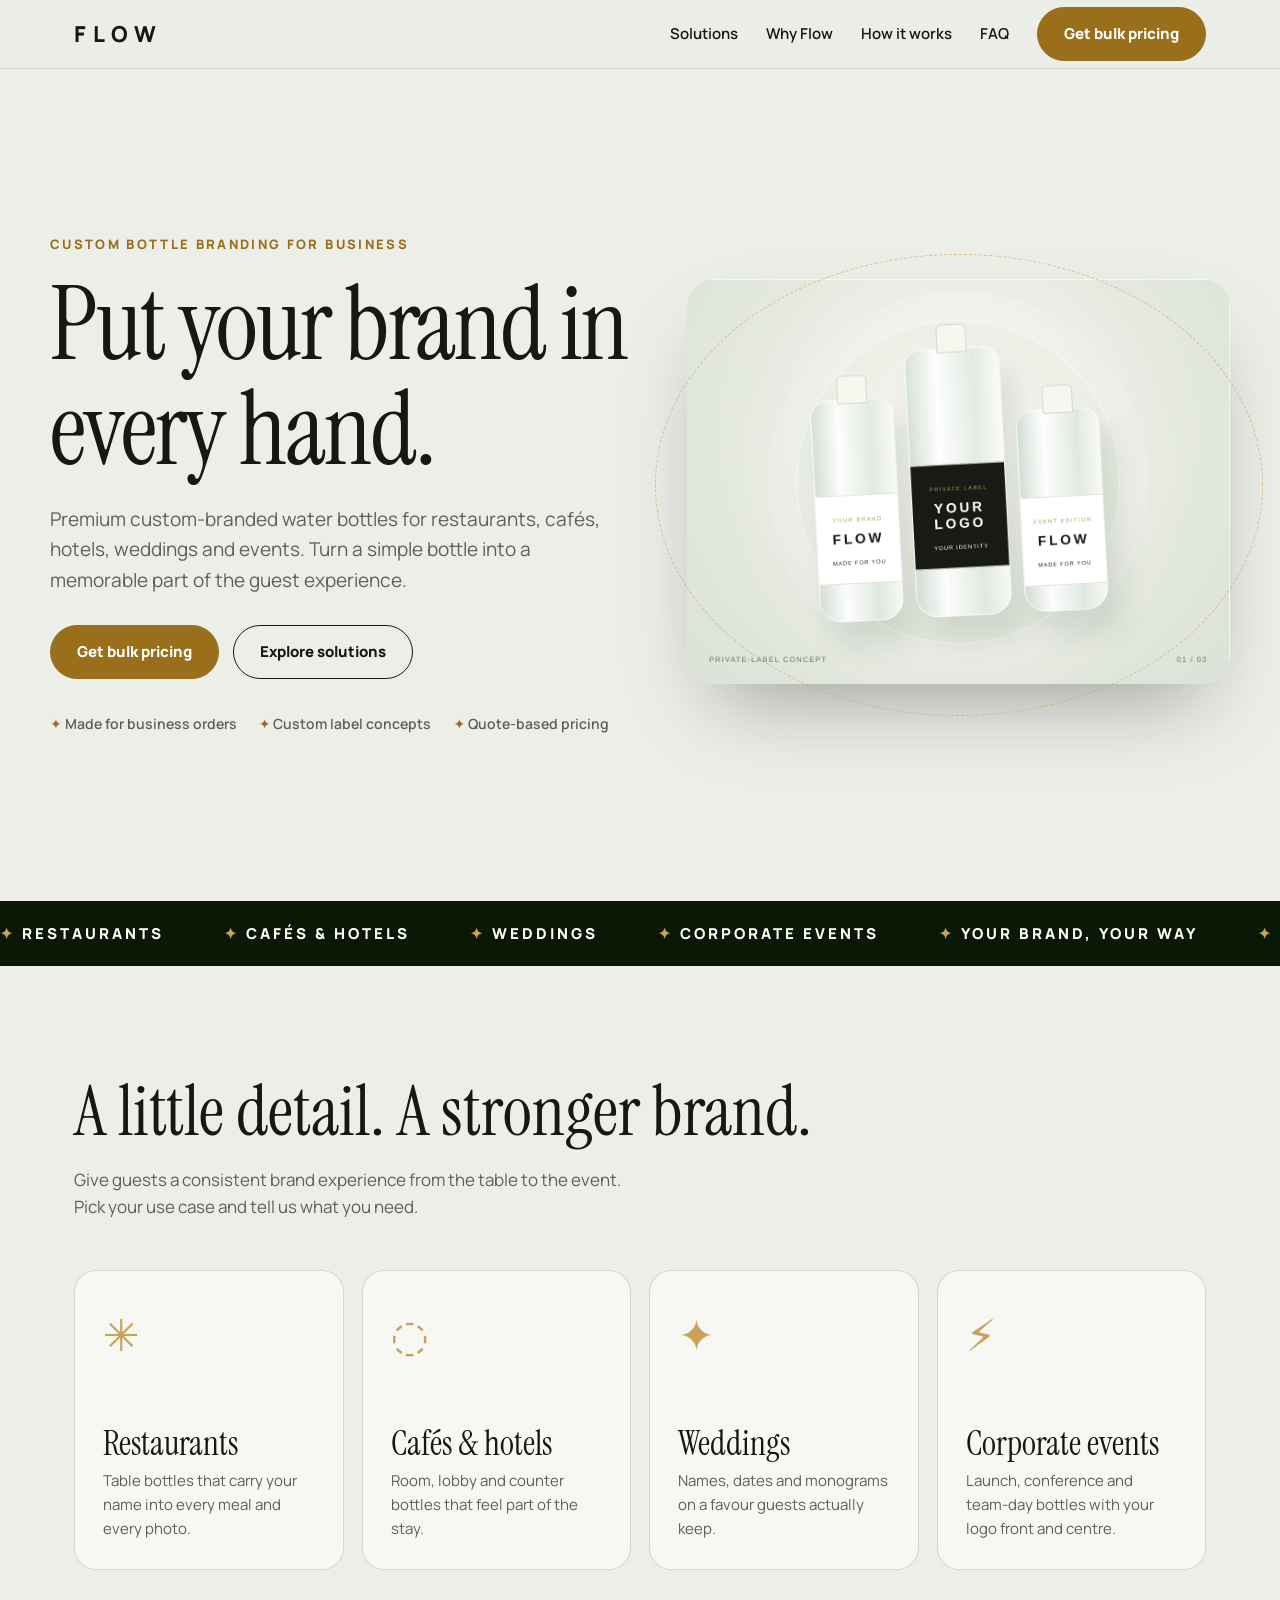
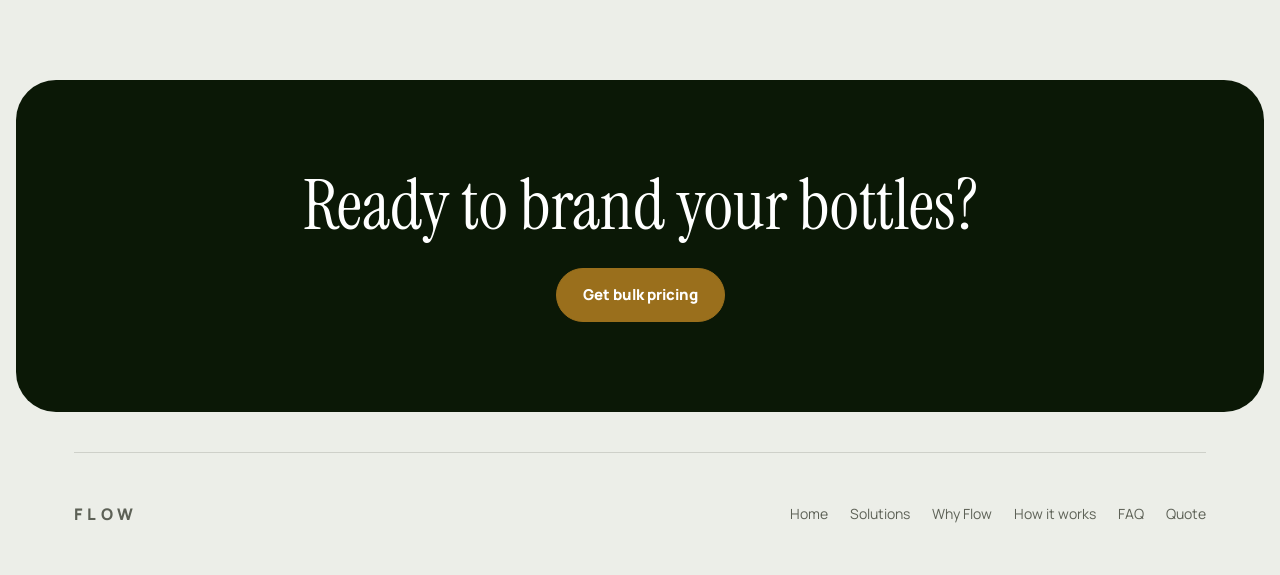
<file: index.html>
<!DOCTYPE html><html lang="en"><head><meta charset="UTF-8"><meta name="viewport" content="width=device-width, initial-scale=1, viewport-fit=cover"><title>Custom-branded bottles for business | FLOW</title>
<link href="https://fonts.googleapis.com/css2?family=Instrument+Serif&family=Manrope:wght@400;600;800&display=swap" rel="stylesheet"><link rel="stylesheet" href="style.css"></head><body>
<header><div class="wrap"><nav><a class="logo" href="index.html">FLOW</a><div class="links"><a href="solutions.html">Solutions</a><a href="why-flow.html">Why Flow</a><a href="how-it-works.html">How it works</a><a href="faq.html">FAQ</a><a class="btn" href="quote.html">Get bulk pricing</a></div></nav></div></header>
<main><div class="wrap hero"><div>
<p class="tag in">Custom bottle branding for business</p>
<h1 class="in">Put your brand in every hand.</h1>
<p class="lead in">Premium custom-branded water bottles for restaurants, cafés, hotels, weddings and events. Turn a simple bottle into a memorable part of the guest experience.</p>
<div class="cta in"><a class="btn" href="quote.html">Get bulk pricing</a><a class="btn ghost" href="solutions.html">Explore solutions</a></div>
<div class="pts in"><span>Made for business orders</span><span>Custom label concepts</span><span>Quote-based pricing</span></div></div>
<div class="heroart in"><div class="ring"></div><img src="images/hero-bottles.png" alt="FLOW custom-branded bottles"></div></div>
<div class="strip"><div><span>Restaurants</span><span>Cafés &amp; hotels</span><span>Weddings</span><span>Corporate events</span><span>Your brand, your way</span><span>Restaurants</span><span>Cafés &amp; hotels</span><span>Weddings</span><span>Corporate events</span><span>Your brand, your way</span></div></div><section id="solutions"><div class="wrap"><h2 class="rv">A little detail. A stronger brand.</h2><p class="sub rv">Give guests a consistent brand experience from the table to the event. Pick your use case and tell us what you need.</p>
<div class="grid4">
<div class="card rv"><span class="sym">✳</span><div><h3>Restaurants</h3><p>Table bottles that carry your name into every meal and every photo.</p></div></div>
<div class="card rv"><span class="sym">◌</span><div><h3>Cafés &amp; hotels</h3><p>Room, lobby and counter bottles that feel part of the stay.</p></div></div>
<div class="card rv"><span class="sym">✦</span><div><h3>Weddings</h3><p>Names, dates and monograms on a favour guests actually keep.</p></div></div>
<div class="card rv"><span class="sym">⚡</span><div><h3>Corporate events</h3><p>Launch, conference and team-day bottles with your logo front and centre.</p></div></div></div></div></section><div class="band"><h2>Ready to brand your bottles?</h2><a class="btn" href="quote.html">Get bulk pricing</a></div></main>
<div class="wrap"><footer><b class="logo" style="font-size:16px">FLOW</b><div class="fl"><a href="index.html">Home</a><a href="solutions.html">Solutions</a><a href="why-flow.html">Why Flow</a><a href="how-it-works.html">How it works</a><a href="faq.html">FAQ</a><a href="quote.html">Quote</a></div></footer></div></body></html>
</file>
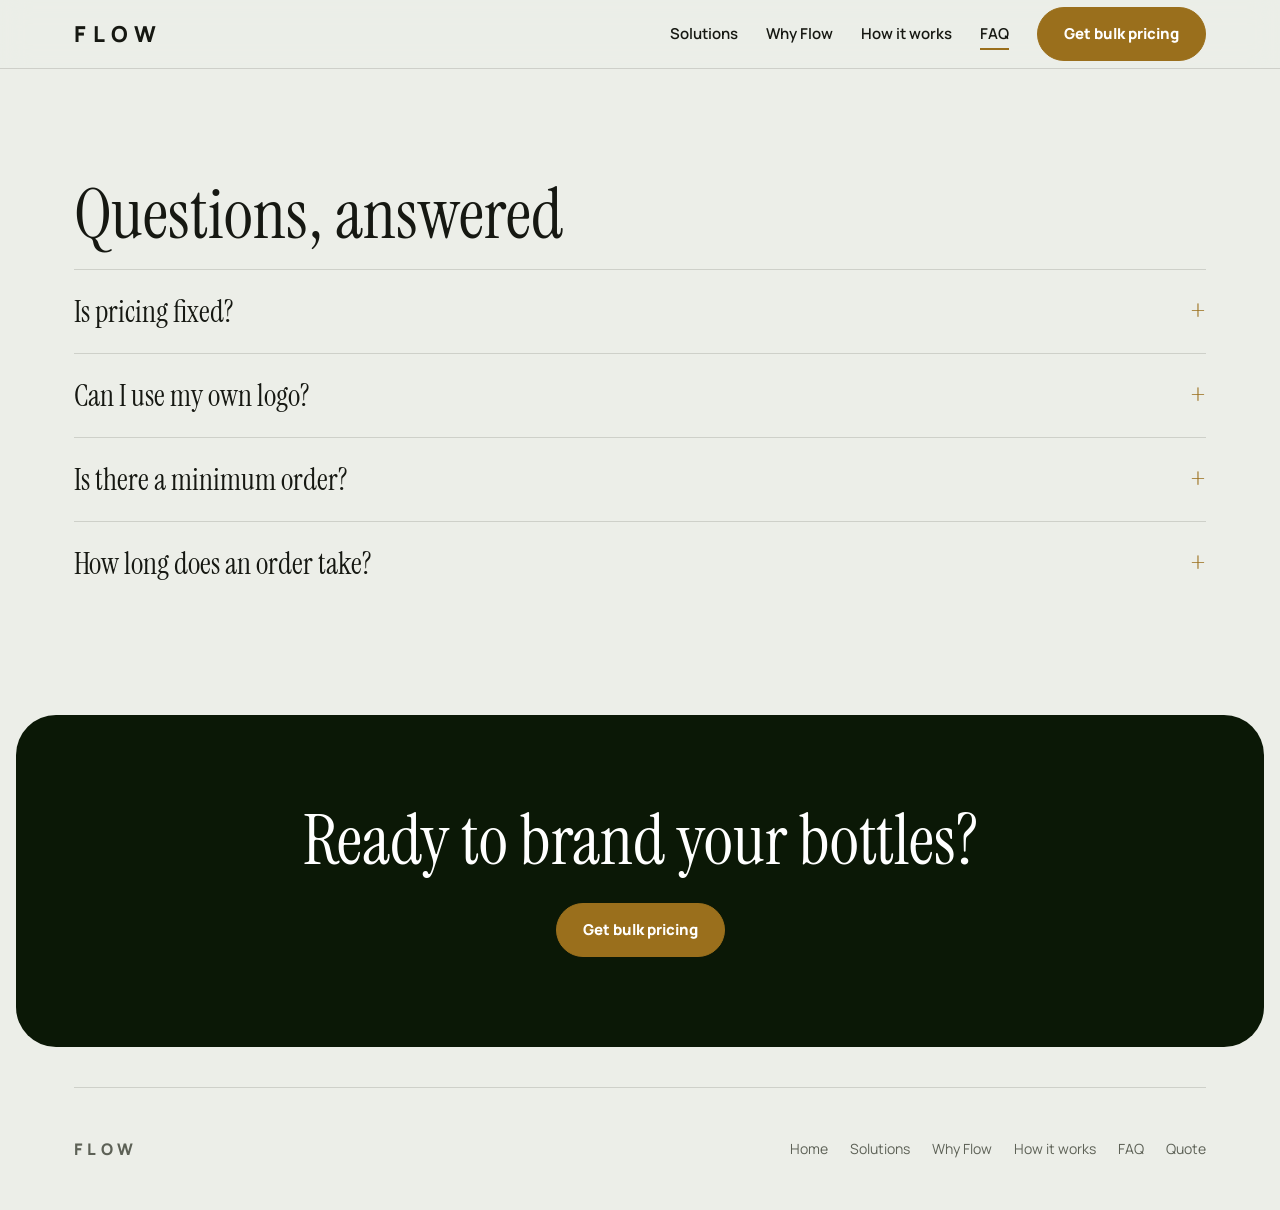
<file: faq.html>
<!DOCTYPE html><html lang="en"><head><meta charset="UTF-8"><meta name="viewport" content="width=device-width, initial-scale=1, viewport-fit=cover"><title>FAQ | FLOW</title>
<link href="https://fonts.googleapis.com/css2?family=Instrument+Serif&family=Manrope:wght@400;600;800&display=swap" rel="stylesheet"><link rel="stylesheet" href="style.css"></head><body>
<header><div class="wrap"><nav><a class="logo" href="index.html">FLOW</a><div class="links"><a href="solutions.html">Solutions</a><a href="why-flow.html">Why Flow</a><a href="how-it-works.html">How it works</a><a href="faq.html" aria-current="page">FAQ</a><a class="btn" href="quote.html">Get bulk pricing</a></div></nav></div></header>
<main><section id="faq"><div class="wrap"><h2 class="rv">Questions, answered</h2>
<details><summary>Is pricing fixed?</summary><p>Pricing is by quote, based on quantity, label design and delivery date.</p></details>
<details><summary>Can I use my own logo?</summary><p>Yes. Send your logo and brand colours and we will prepare label concepts.</p></details>
<details><summary>Is there a minimum order?</summary><p>Flow is made for business orders. Tell us your quantity and we will advise.</p></details>
<details><summary>How long does an order take?</summary><p>It depends on size and design approval. Your quote includes a delivery date.</p></details></div></section><div class="band"><h2>Ready to brand your bottles?</h2><a class="btn" href="quote.html">Get bulk pricing</a></div></main>
<div class="wrap"><footer><b class="logo" style="font-size:16px">FLOW</b><div class="fl"><a href="index.html">Home</a><a href="solutions.html">Solutions</a><a href="why-flow.html">Why Flow</a><a href="how-it-works.html">How it works</a><a href="faq.html">FAQ</a><a href="quote.html">Quote</a></div></footer></div></body></html>
</file>
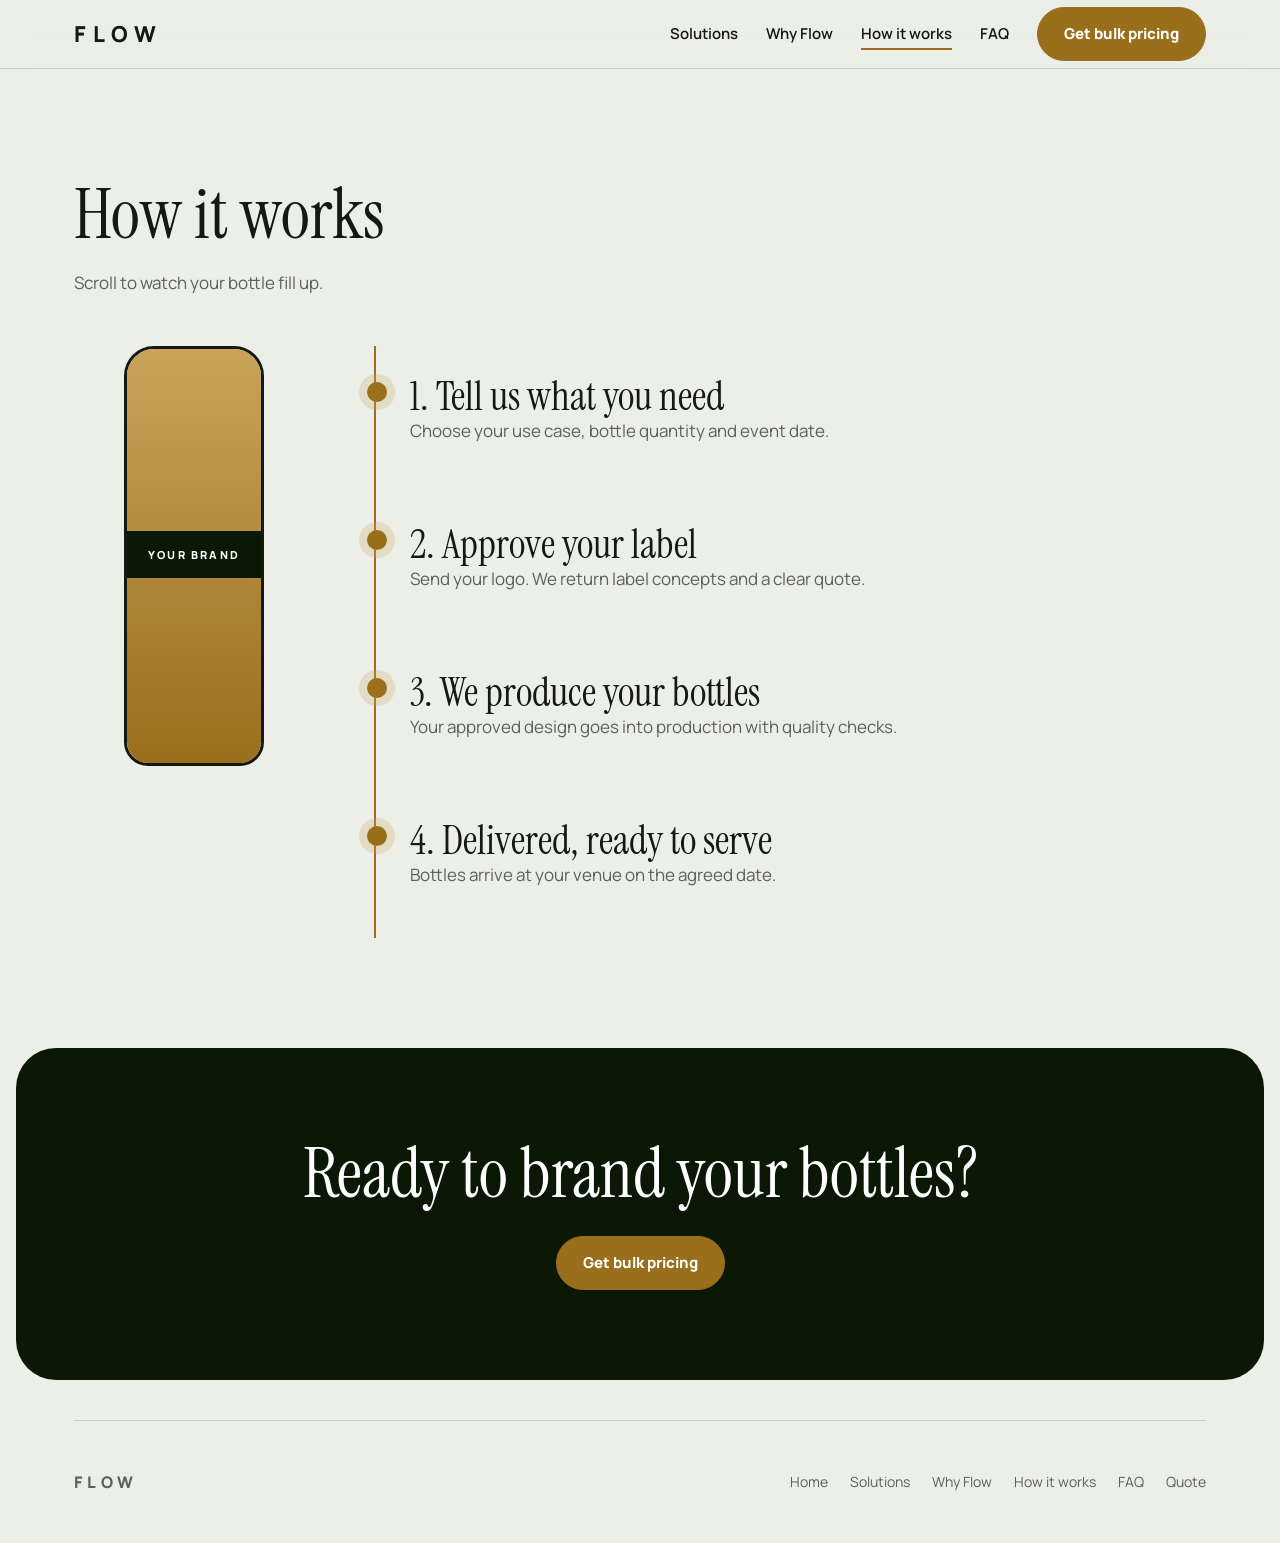
<file: how-it-works.html>
<!DOCTYPE html><html lang="en"><head><meta charset="UTF-8"><meta name="viewport" content="width=device-width, initial-scale=1, viewport-fit=cover"><title>How it works | FLOW</title>
<link href="https://fonts.googleapis.com/css2?family=Instrument+Serif&family=Manrope:wght@400;600;800&display=swap" rel="stylesheet"><link rel="stylesheet" href="style.css"></head><body>
<header><div class="wrap"><nav><a class="logo" href="index.html">FLOW</a><div class="links"><a href="solutions.html">Solutions</a><a href="why-flow.html">Why Flow</a><a href="how-it-works.html" aria-current="page">How it works</a><a href="faq.html">FAQ</a><a class="btn" href="quote.html">Get bulk pricing</a></div></nav></div></header>
<main><section id="how"><div class="wrap"><h2 class="rv">How it works</h2><p class="sub rv">Scroll to watch your bottle fill up.</p>
<div class="how"><div><div class="vbottle"><div class="lab">YOUR BRAND</div><div class="fill" id="fill"></div></div></div><div id="steps">
<div class="step"><h3>1. Tell us what you need</h3><p>Choose your use case, bottle quantity and event date.</p></div>
<div class="step"><h3>2. Approve your label</h3><p>Send your logo. We return label concepts and a clear quote.</p></div>
<div class="step"><h3>3. We produce your bottles</h3><p>Your approved design goes into production with quality checks.</p></div>
<div class="step"><h3>4. Delivered, ready to serve</h3><p>Bottles arrive at your venue on the agreed date.</p></div></div></div></div></section><div class="band"><h2>Ready to brand your bottles?</h2><a class="btn" href="quote.html">Get bulk pricing</a></div></main>
<div class="wrap"><footer><b class="logo" style="font-size:16px">FLOW</b><div class="fl"><a href="index.html">Home</a><a href="solutions.html">Solutions</a><a href="why-flow.html">Why Flow</a><a href="how-it-works.html">How it works</a><a href="faq.html">FAQ</a><a href="quote.html">Quote</a></div></footer></div></body></html>
</file>
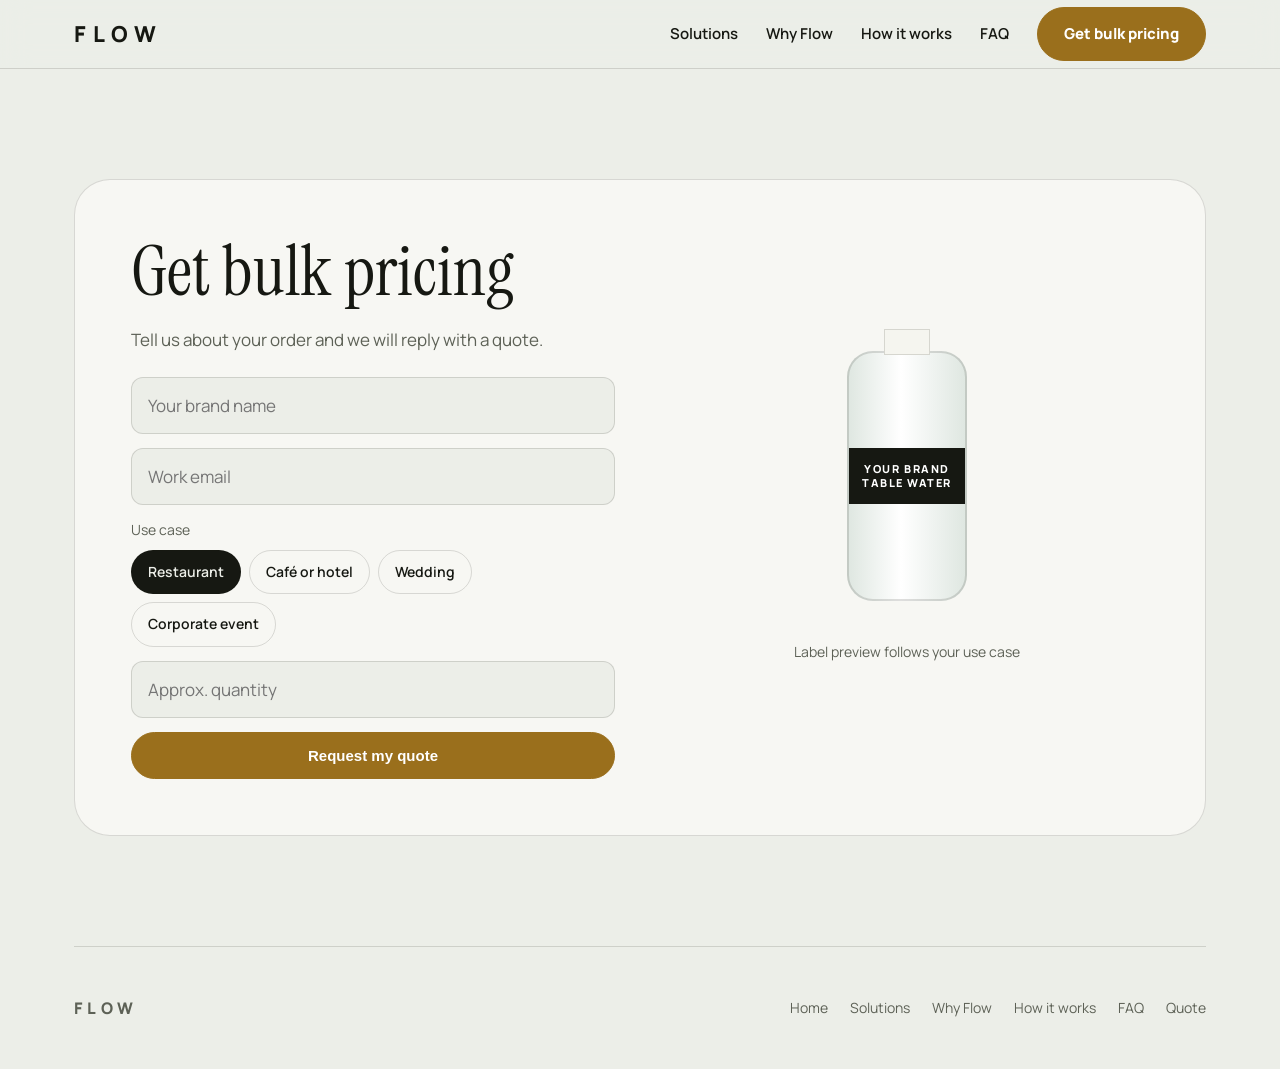
<file: quote.html>
<!DOCTYPE html><html lang="en"><head><meta charset="UTF-8"><meta name="viewport" content="width=device-width, initial-scale=1, viewport-fit=cover"><title>Get bulk pricing | FLOW</title>
<link href="https://fonts.googleapis.com/css2?family=Instrument+Serif&family=Manrope:wght@400;600;800&display=swap" rel="stylesheet"><link rel="stylesheet" href="style.css"></head><body>
<header><div class="wrap"><nav><a class="logo" href="index.html">FLOW</a><div class="links"><a href="solutions.html">Solutions</a><a href="why-flow.html">Why Flow</a><a href="how-it-works.html">How it works</a><a href="faq.html">FAQ</a><a class="btn" href="quote.html">Get bulk pricing</a></div></nav></div></header>
<main><section id="quote"><div class="wrap"><div class="quote rv"><div><h2>Get bulk pricing</h2><p class="sub" style="margin-bottom:24px">Tell us about your order and we will reply with a quote.</p>
<form action="mailto:hello@yourflow.com" method="post" enctype="text/plain"><input name="brand" placeholder="Your brand name" aria-label="Brand name"><input name="email" type="email" placeholder="Work email" required aria-label="Email"><fieldset class="pills"><legend>Use case</legend><input type="radio" name="use" id="u1" value="Restaurant" checked><label for="u1">Restaurant</label><input type="radio" name="use" id="u2" value="Cafe or hotel"><label for="u2">Café or hotel</label><input type="radio" name="use" id="u3" value="Wedding"><label for="u3">Wedding</label><input type="radio" name="use" id="u4" value="Corporate event"><label for="u4">Corporate event</label></fieldset><input name="quantity" type="number" min="50" placeholder="Approx. quantity" aria-label="Quantity"><button class="btn" type="submit">Request my quote</button></form></div>
<div class="prev"><div class="pb"><i id="pv"></i></div><p style="margin-top:40px;color:var(--mut);font-size:14px">Label preview follows your use case</p></div></div></div></section></main>
<div class="wrap"><footer><b class="logo" style="font-size:16px">FLOW</b><div class="fl"><a href="index.html">Home</a><a href="solutions.html">Solutions</a><a href="why-flow.html">Why Flow</a><a href="how-it-works.html">How it works</a><a href="faq.html">FAQ</a><a href="quote.html">Quote</a></div></footer></div></body></html>
</file>
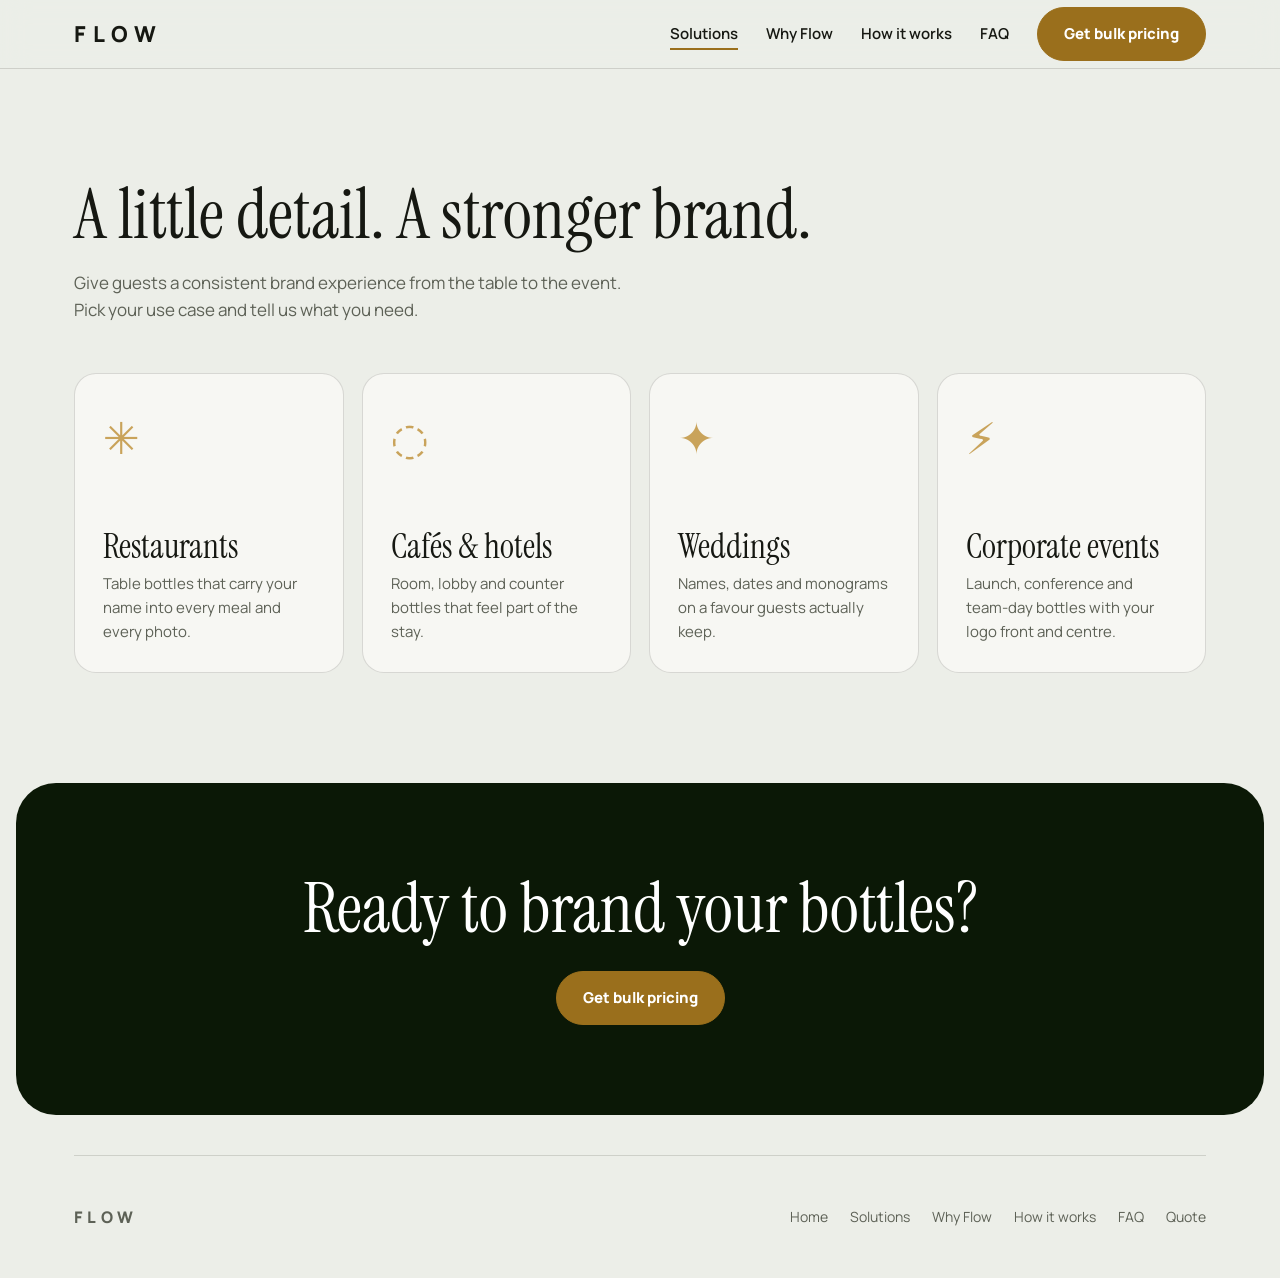
<file: solutions.html>
<!DOCTYPE html><html lang="en"><head><meta charset="UTF-8"><meta name="viewport" content="width=device-width, initial-scale=1, viewport-fit=cover"><title>Solutions | FLOW</title>
<link href="https://fonts.googleapis.com/css2?family=Instrument+Serif&family=Manrope:wght@400;600;800&display=swap" rel="stylesheet"><link rel="stylesheet" href="style.css"></head><body>
<header><div class="wrap"><nav><a class="logo" href="index.html">FLOW</a><div class="links"><a href="solutions.html" aria-current="page">Solutions</a><a href="why-flow.html">Why Flow</a><a href="how-it-works.html">How it works</a><a href="faq.html">FAQ</a><a class="btn" href="quote.html">Get bulk pricing</a></div></nav></div></header>
<main><section id="solutions"><div class="wrap"><h2 class="rv">A little detail. A stronger brand.</h2><p class="sub rv">Give guests a consistent brand experience from the table to the event. Pick your use case and tell us what you need.</p>
<div class="grid4">
<div class="card rv"><span class="sym">✳</span><div><h3>Restaurants</h3><p>Table bottles that carry your name into every meal and every photo.</p></div></div>
<div class="card rv"><span class="sym">◌</span><div><h3>Cafés &amp; hotels</h3><p>Room, lobby and counter bottles that feel part of the stay.</p></div></div>
<div class="card rv"><span class="sym">✦</span><div><h3>Weddings</h3><p>Names, dates and monograms on a favour guests actually keep.</p></div></div>
<div class="card rv"><span class="sym">⚡</span><div><h3>Corporate events</h3><p>Launch, conference and team-day bottles with your logo front and centre.</p></div></div></div></div></section><div class="band"><h2>Ready to brand your bottles?</h2><a class="btn" href="quote.html">Get bulk pricing</a></div></main>
<div class="wrap"><footer><b class="logo" style="font-size:16px">FLOW</b><div class="fl"><a href="index.html">Home</a><a href="solutions.html">Solutions</a><a href="why-flow.html">Why Flow</a><a href="how-it-works.html">How it works</a><a href="faq.html">FAQ</a><a href="quote.html">Quote</a></div></footer></div></body></html>
</file>
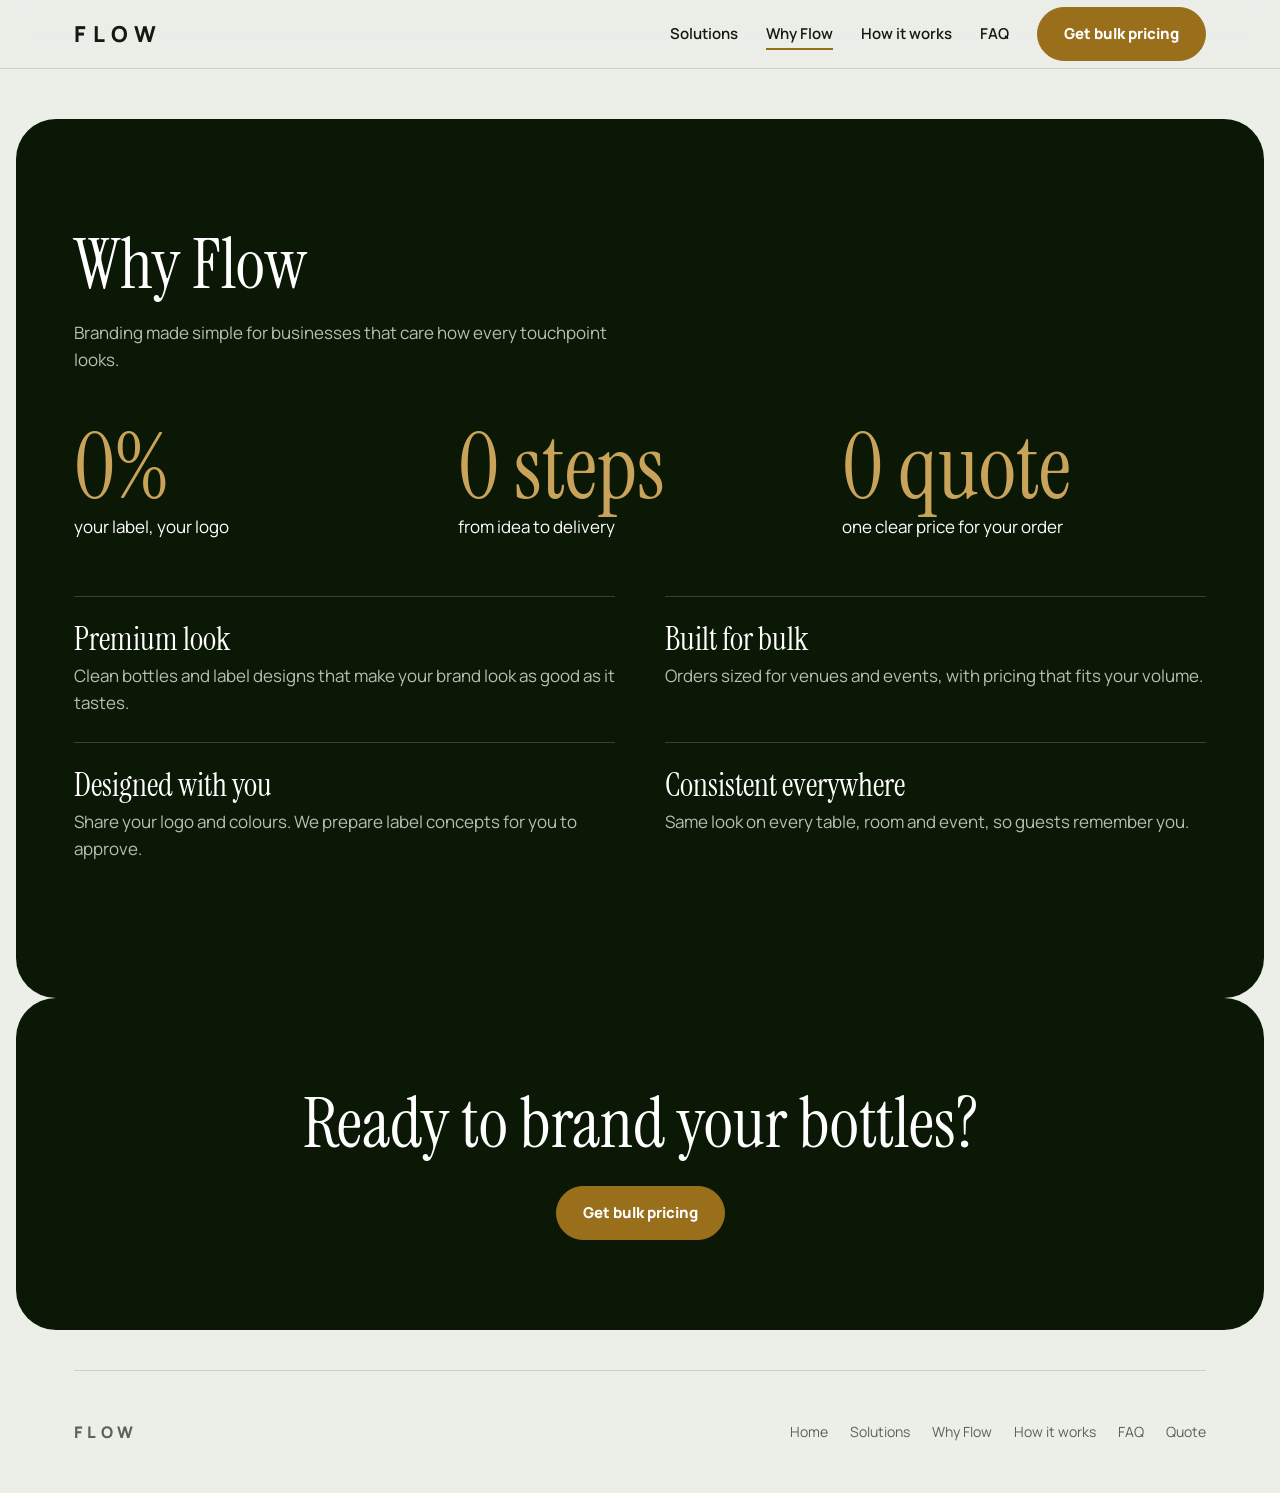
<file: why-flow.html>
<!DOCTYPE html><html lang="en"><head><meta charset="UTF-8"><meta name="viewport" content="width=device-width, initial-scale=1, viewport-fit=cover"><title>Why Flow | FLOW</title>
<link href="https://fonts.googleapis.com/css2?family=Instrument+Serif&family=Manrope:wght@400;600;800&display=swap" rel="stylesheet"><link rel="stylesheet" href="style.css"></head><body>
<header><div class="wrap"><nav><a class="logo" href="index.html">FLOW</a><div class="links"><a href="solutions.html">Solutions</a><a href="why-flow.html" aria-current="page">Why Flow</a><a href="how-it-works.html">How it works</a><a href="faq.html">FAQ</a><a class="btn" href="quote.html">Get bulk pricing</a></div></nav></div></header>
<main><div class="why" style="margin-top:50px"><section><div class="wrap"><h2 class="rv">Why Flow</h2><p class="sub rv">Branding made simple for businesses that care how every touchpoint looks.</p>
<div class="stats rv"><div class="stat"><b class="c1"></b>your label, your logo</div><div class="stat"><b class="c2"></b>from idea to delivery</div><div class="stat"><b class="c3"></b>one clear price for your order</div></div>
<div class="reasons"><div class="reason rv"><h3>Premium look</h3><p>Clean bottles and label designs that make your brand look as good as it tastes.</p></div><div class="reason rv"><h3>Built for bulk</h3><p>Orders sized for venues and events, with pricing that fits your volume.</p></div><div class="reason rv"><h3>Designed with you</h3><p>Share your logo and colours. We prepare label concepts for you to approve.</p></div><div class="reason rv"><h3>Consistent everywhere</h3><p>Same look on every table, room and event, so guests remember you.</p></div></div></div></section></div><div class="band"><h2>Ready to brand your bottles?</h2><a class="btn" href="quote.html">Get bulk pricing</a></div></main>
<div class="wrap"><footer><b class="logo" style="font-size:16px">FLOW</b><div class="fl"><a href="index.html">Home</a><a href="solutions.html">Solutions</a><a href="why-flow.html">Why Flow</a><a href="how-it-works.html">How it works</a><a href="faq.html">FAQ</a><a href="quote.html">Quote</a></div></footer></div></body></html>
</file>
<file: style.css>
:root{--bg:#eceee8;--ink:#161812;--gold:#9a6f1c;--gold2:#c9a35a;--card:#f7f7f3;--mut:#5d6156;--dark:#0b1806;--line:rgba(22,24,18,.14);box-sizing:border-box;padding-top:env(safe-area-inset-top,0px);padding-bottom:env(safe-area-inset-bottom,0px)}
@media(prefers-color-scheme:dark){:root:not([data-theme="light"]){--bg:#10130d;--ink:#eceee8;--gold:#c9a35a;--card:#181c13;--mut:#9ba091;--line:rgba(236,238,232,.14)}}
*{margin:0;padding:0;box-sizing:border-box}html{scroll-behavior:smooth;scroll-padding-top:80px}
body{background:var(--bg);color:var(--ink);font:400 17px/1.6 Manrope,system-ui,sans-serif;overflow-x:hidden}
h1,h2,h3{font-family:'Instrument Serif',Georgia,serif;font-weight:400;line-height:1.02}
a{color:inherit;text-decoration:none}.wrap{max-width:1180px;margin:auto;padding:0 24px}
header{position:sticky;top:0;z-index:20;backdrop-filter:blur(14px);background:color-mix(in srgb,var(--bg) 80%,transparent);border-bottom:1px solid var(--line)}
nav{display:flex;align-items:center;justify-content:space-between;height:68px}
.logo{font:800 22px Manrope;letter-spacing:.3em}.links{display:flex;gap:28px;align-items:center;font-size:15px;font-weight:600}
.links a:not(.btn){position:relative}.links a:not(.btn)::after{content:"";position:absolute;left:0;bottom:-4px;height:2px;width:0;background:var(--gold);transition:width .3s}.links a:hover::after{width:100%}
.btn{display:inline-block;padding:14px 26px;border-radius:999px;background:var(--gold);color:#fff;font-weight:800;font-size:15px;transition:transform .25s,box-shadow .25s;border:1.5px solid var(--gold)}
.btn:hover{transform:translateY(-3px);box-shadow:0 10px 24px rgba(154,111,28,.35)}.btn.ghost{background:none;color:var(--ink);border-color:var(--ink)}
.hero{display:grid;grid-template-columns:1.1fr 1fr;gap:40px;align-items:center;min-height:calc(100vh - 68px);padding:40px 0}
.tag{color:var(--gold);font-weight:800;letter-spacing:.18em;font-size:13px;text-transform:uppercase;margin-bottom:18px}
h1{font-size:clamp(52px,8vw,104px);letter-spacing:-.02em}.lead{max-width:30em;color:var(--mut);font-size:19px;margin:22px 0 30px}
.cta{display:flex;gap:14px;flex-wrap:wrap}.pts{display:flex;gap:22px;flex-wrap:wrap;margin-top:34px;font-size:14px;font-weight:600;color:var(--mut)}.pts span::before{content:"✦ ";color:var(--gold)}
.heroart{position:relative}.heroart img{width:100%;border-radius:28px;animation:float 7s ease-in-out infinite;box-shadow:0 40px 80px -30px rgba(0,0,0,.35)}
.ring{position:absolute;inset:-6%;border:1px dashed var(--gold2);border-radius:50%;animation:spin 40s linear infinite;opacity:.6}
@keyframes float{50%{transform:translateY(-16px) rotate(.6deg)}}@keyframes spin{to{transform:rotate(360deg)}}
.in{opacity:0;transform:translateY(30px);animation:up .9s cubic-bezier(.2,.7,.2,1) forwards}.in:nth-child(2){animation-delay:.15s}.in:nth-child(3){animation-delay:.3s}.in:nth-child(4){animation-delay:.45s}.in:nth-child(5){animation-delay:.6s}
@keyframes up{to{opacity:1;transform:none}}
.strip{background:var(--dark);color:#fff;overflow:hidden;padding:22px 0;font:800 15px Manrope;letter-spacing:.2em;text-transform:uppercase}
.strip div{display:flex;gap:60px;width:max-content;animation:mq 28s linear infinite}.strip span::before{content:"✦  ";color:var(--gold2)}@keyframes mq{to{transform:translateX(-50%)}}
section{padding:110px 0}h2{font-size:clamp(40px,5.5vw,72px);margin-bottom:18px}.sub{color:var(--mut);max-width:34em;margin-bottom:50px}

.grid4{display:grid;grid-template-columns:repeat(4,1fr);gap:18px}
.card{background:var(--card);border:1px solid var(--line);border-radius:22px;padding:28px;min-height:300px;display:flex;flex-direction:column;justify-content:space-between;transition:transform .35s,background .35s,color .35s;position:relative;overflow:hidden}
.card:hover{transform:translateY(-10px);background:var(--dark);color:#fff}.card:hover p{color:#cfd3c6}.card h3{font-size:34px;margin:14px 0 8px}.card p{color:var(--mut);font-size:15px}
.sym{font-size:44px;color:var(--gold2);display:inline-block;transition:transform .6s}.card:hover .sym{transform:rotate(180deg) scale(1.2)}
.why{background:var(--dark);color:#fff;border-radius:40px;margin:0 16px}.why .sub,.why p{color:#b9beb0}
.stats{display:grid;grid-template-columns:repeat(3,1fr);gap:20px;margin-bottom:56px}.stat b{font:400 clamp(54px,7vw,96px)/1 'Instrument Serif';color:var(--gold2);display:block}
.reasons{display:grid;grid-template-columns:repeat(2,1fr);gap:0 50px}.reason{border-top:1px solid rgba(255,255,255,.18);padding:26px 0;transition:padding .3s}.reason:hover{padding-left:16px}.reason h3{font-size:32px;margin-bottom:6px}
.how{display:grid;grid-template-columns:240px 1fr;gap:60px}.vbottle{position:sticky;top:110px;height:420px;width:140px;border:3px solid var(--ink);border-radius:30px 30px 24px 24px;margin:0 auto;overflow:hidden;background:var(--card)}
.vbottle::before{content:"";position:absolute;top:-30px;left:35px;width:70px;height:30px;background:var(--ink)}
.fill{position:absolute;bottom:0;left:0;right:0;height:0;background:linear-gradient(var(--gold2),var(--gold));transition:height .3s}
.lab{position:absolute;top:44%;left:0;right:0;background:var(--dark);color:#fff;text-align:center;font:800 11px Manrope;letter-spacing:.2em;padding:16px 0;z-index:2}
.step{padding:30px 0 50px 34px;border-left:2px solid var(--line);position:relative;transition:border-color .4s}.step::before{content:"";position:absolute;left:-9px;top:36px;width:16px;height:16px;border-radius:50%;background:var(--bg);border:2px solid var(--line);transition:.4s}
.step.on{border-color:var(--gold)}.step.on::before{background:var(--gold);border-color:var(--gold);box-shadow:0 0 0 8px rgba(201,163,90,.25)}.step h3{font-size:40px}.step p{color:var(--mut);max-width:32em}
.quote{display:grid;grid-template-columns:1fr 1fr;gap:50px;align-items:center;background:var(--card);border:1px solid var(--line);border-radius:36px;padding:56px}
form{display:grid;gap:14px}input,select{font:inherit;padding:14px 16px;border-radius:12px;border:1px solid var(--line);background:var(--bg);color:var(--ink);width:100%}input:focus,select:focus,summary:focus-visible,.btn:focus-visible{outline:3px solid var(--gold2);outline-offset:2px}
.prev{text-align:center}.pb{width:120px;height:250px;margin:0 auto;border-radius:26px;border:2px solid var(--line);background:linear-gradient(90deg,#dfe7e1,#fff 45%,#dfe7e1);position:relative;display:flex;align-items:center;justify-content:center;animation:float 6s ease-in-out infinite}
.pb::before{content:"";position:absolute;top:-24px;width:44px;height:24px;background:#f5f5ef;border:1px solid var(--line)}.pb i{font:800 11px/1.3 Manrope;letter-spacing:.14em;background:#161812;color:#fff;width:100%;padding:14px 6px;font-style:normal;text-transform:uppercase;word-break:break-word}
details{border-top:1px solid var(--line);padding:22px 0}summary{cursor:pointer;font:400 30px 'Instrument Serif';list-style:none;display:flex;justify-content:space-between}summary::after{content:"+";color:var(--gold);transition:transform .3s}details[open] summary::after{transform:rotate(45deg)}details p{color:var(--mut);margin-top:10px;max-width:40em;animation:up .5s both}
footer{padding:50px 0;border-top:1px solid var(--line);color:var(--mut);font-size:14px;display:flex;justify-content:space-between;flex-wrap:wrap;gap:10px}
@property --n{syntax:"<integer>";initial-value:0;inherits:false}
@keyframes rev{from{opacity:0;transform:translateY(36px)}}
@keyframes cnt{from{--n:0}}
@keyframes fillup{from{height:0}to{height:100%}}
@keyframes lit{from{border-color:var(--line)}}
@keyframes dot{from{background:var(--bg);border-color:var(--line);box-shadow:none}}
.stat b::after{counter-reset:n var(--n);content:counter(n) var(--s)}
.c1{--n:100;--s:"%"}.c2{--n:3;--s:" steps"}.c3{--n:1;--s:" quote"}
.stat b{animation:cnt 2.2s ease-out}
.fill{height:100%}
.step{border-color:var(--gold)}.step::before{background:var(--gold);border-color:var(--gold);box-shadow:0 0 0 8px rgba(201,163,90,.25)}
@supports (animation-timeline:view()){
.rv{animation:rev both cubic-bezier(.2,.7,.2,1);animation-timeline:view();animation-range:entry 0% entry 55%}
.stat b{animation:cnt linear both;animation-timeline:view();animation-range:entry 20% cover 40%}
.how{timeline-scope:--st}#steps{view-timeline-name:--st}
.fill{animation:fillup linear both;animation-timeline:--st;animation-range:cover 25% cover 75%}
.step{animation:lit linear both;animation-timeline:view();animation-range:entry 50% entry 100%}
.step::before{animation:dot linear both;animation-timeline:view();animation-range:entry 50% entry 100%}}
.pills{border:0;display:flex;flex-wrap:wrap;gap:8px}.pills legend{font-size:14px;color:var(--mut);margin-bottom:8px}
.pills input{position:absolute;opacity:0;width:1px;height:1px}
.pills label{padding:10px 16px;border:1px solid var(--line);border-radius:999px;cursor:pointer;font-weight:600;font-size:14px;transition:background .25s,color .25s}
.pills input:checked+label{background:var(--ink);color:var(--bg)}.pills input:focus-visible+label{outline:3px solid var(--gold2);outline-offset:2px}
.pb i{white-space:pre-line}#pv::before{content:"Your brand\A Table water"}
.quote:has(#u2:checked) #pv::before{content:"Your brand\A Guest room"}
.quote:has(#u3:checked) #pv::before{content:"Your brand\A Our big day"}
.quote:has(#u4:checked) #pv::before{content:"Your brand\A Event edition"}
@media(max-width:900px){.hero,.how,.quote,.reasons{grid-template-columns:1fr}.grid4{grid-template-columns:1fr 1fr}.links a:not(.btn){display:none}.stats{grid-template-columns:1fr}.quote{padding:28px}.vbottle{display:none}}
@media(max-width:560px){.grid4{grid-template-columns:1fr}section{padding:70px 0}}
@media(prefers-reduced-motion:reduce){*{animation:none!important;transition:none!important}.in,.rv{opacity:1;transform:none}}

@view-transition{navigation:auto}
.links a[aria-current]::after{width:100%}
.band{text-align:center;padding:90px 24px;background:var(--dark);color:#fff;border-radius:40px;margin:0 16px 40px}
.band h2{margin-bottom:26px}
.fl{display:flex;gap:22px;flex-wrap:wrap}.fl a:hover{color:var(--gold)}
.phead{padding:90px 0 0}.phead h1{font-size:clamp(48px,7vw,92px)}
</file>
